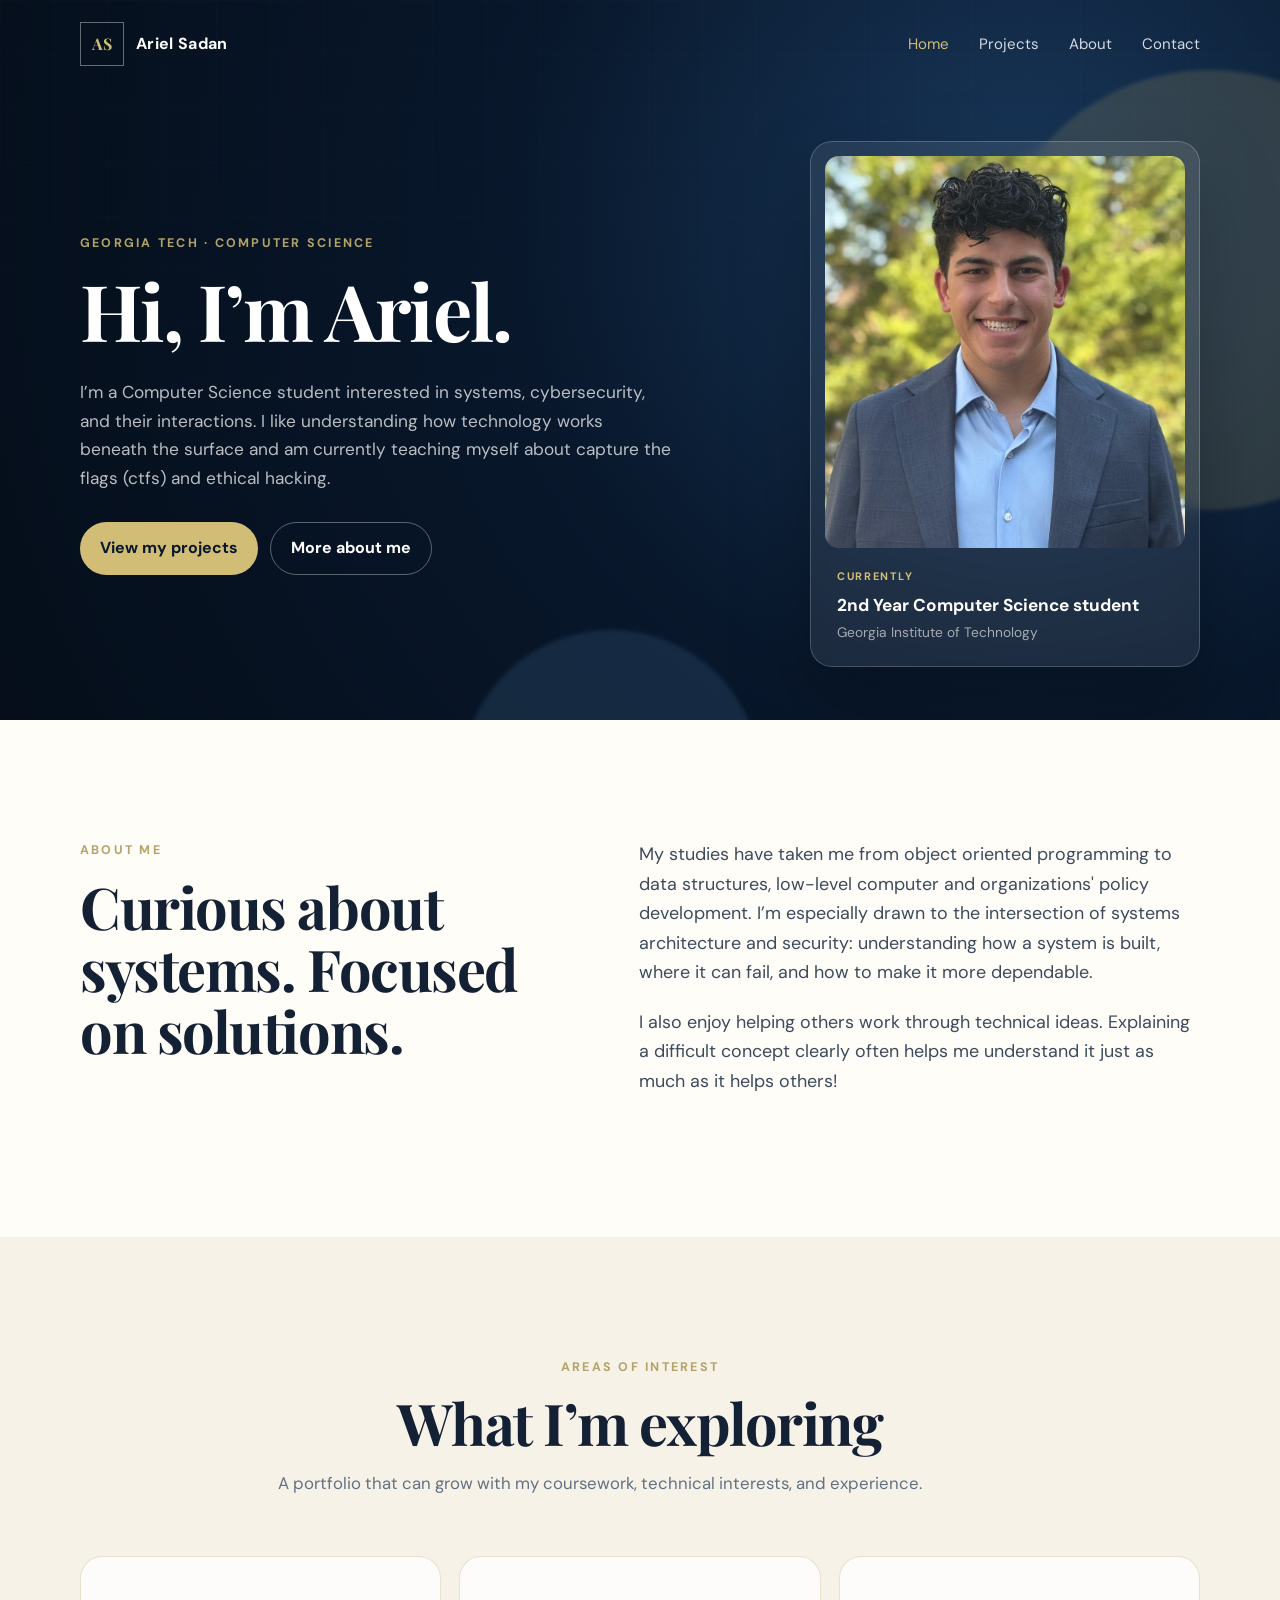
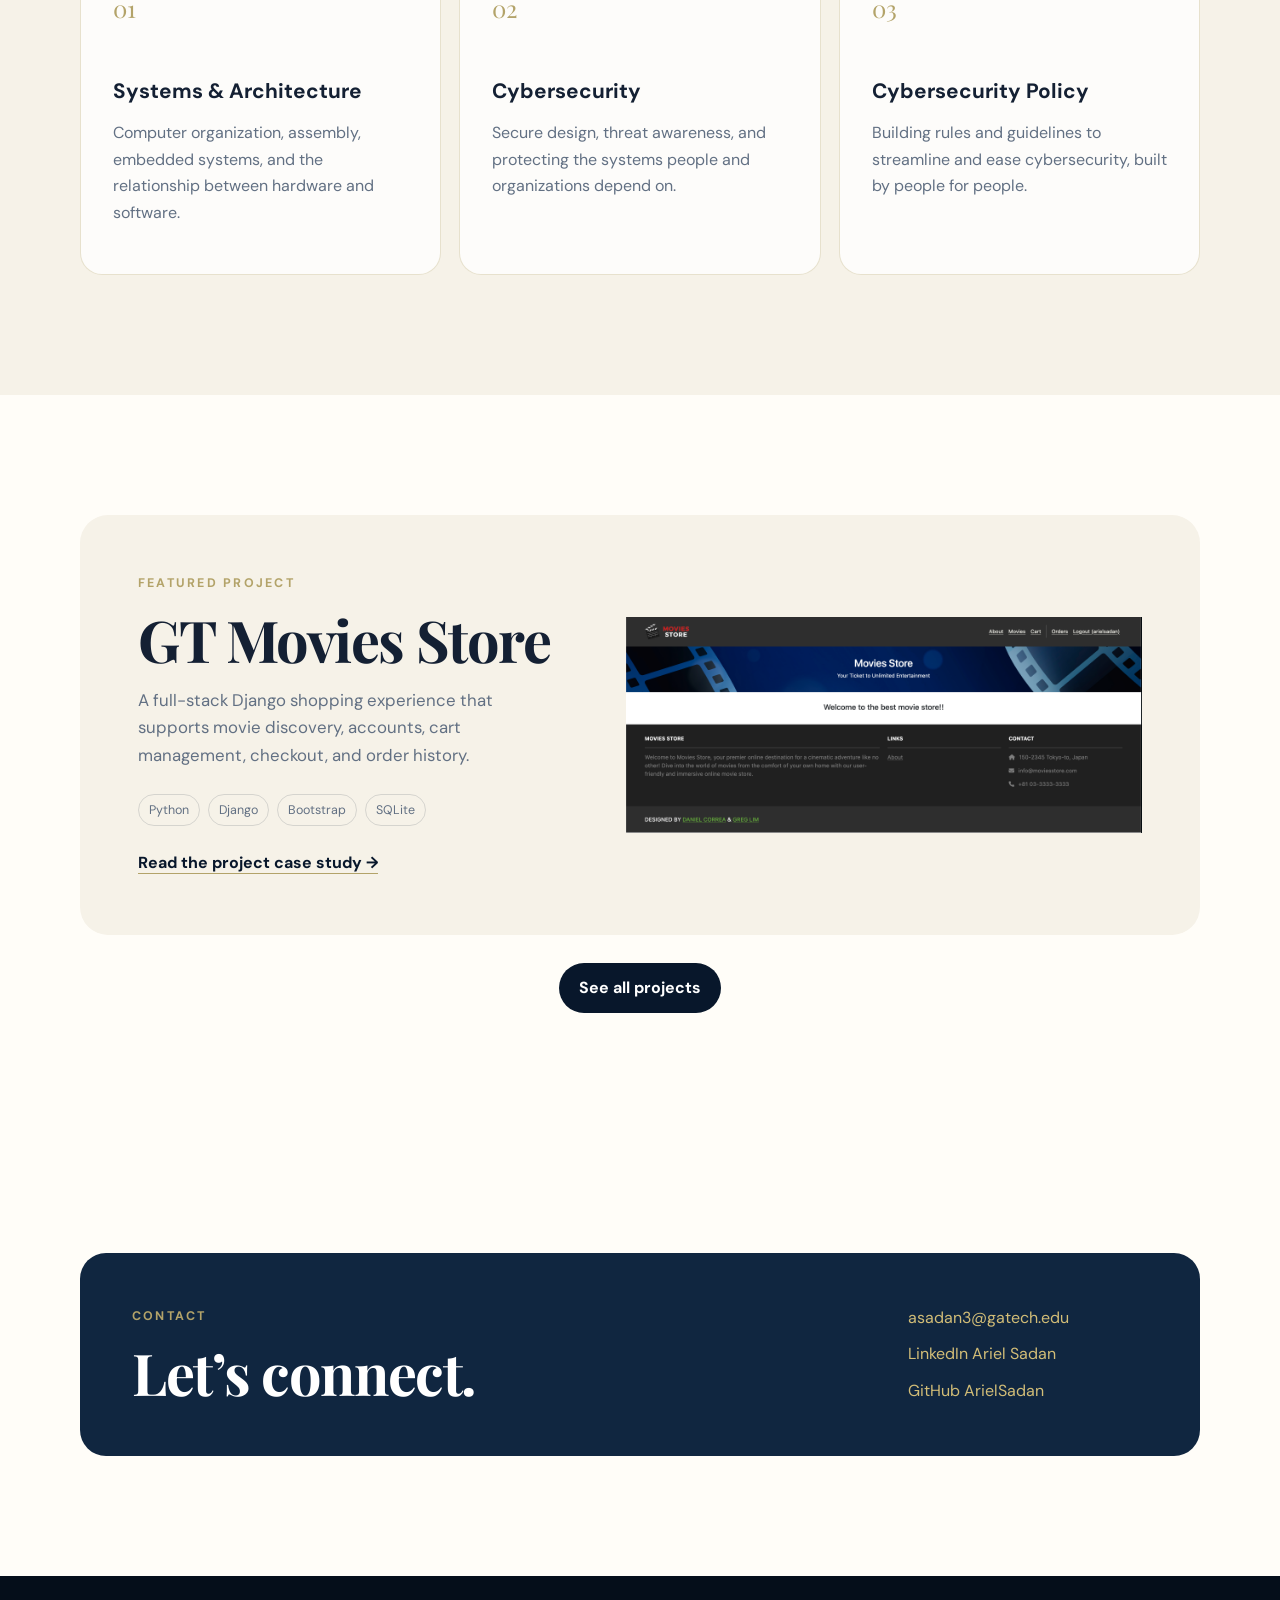
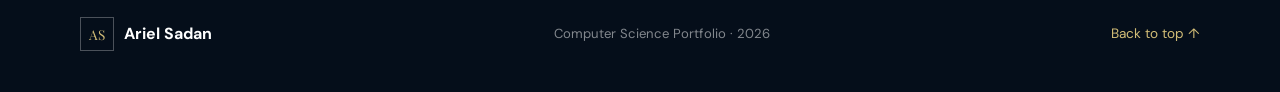
<file: index.html>
<!doctype html>
<html lang="en">

<head>
  <meta charset="utf-8">
  <meta name="viewport" content="width=device-width, initial-scale=1">
  <meta name="description" content="Personal portfolio of Ariel Sadan, a Computer Science student at Georgia Tech.">
  <title>Ariel Sadan | Computer Science Portfolio</title>
  <link rel="preconnect" href="https://fonts.googleapis.com">
  <link rel="preconnect" href="https://fonts.gstatic.com" crossorigin>
  <link
    href="https://fonts.googleapis.com/css2?family=DM+Sans:wght@400;500;600;700&family=Playfair+Display:wght@600;700&display=swap"
    rel="stylesheet">
  <link rel="stylesheet" href="style.css">
</head>

<body>
  <a class="skip-link" href="#main">Skip to content</a>
  <header class="site-header" id="top">
    <nav class="nav container" aria-label="Main navigation">
      <a class="brand" href="index.html">
        <span class="brand-mark" aria-hidden="true">
          AS
        </span>
        <span>
          Ariel Sadan
        </span>
      </a>
      <button class="menu-button" type="button" aria-expanded="false" aria-controls="nav-links">
        <span></span><span></span><span></span>
        <span class="visually-hidden">
          Open navigation
        </span>
      </button>
      <div class="nav-links" id="nav-links">
        <a class="active" href="index.html">
          Home
        </a>
        <a href="projects.html">
          Projects
        </a>
        <a href="#about">
          About
        </a>
        <a href="#contact">
          Contact
        </a>
      </div>
    </nav>
  </header>
  <main id="main">
    <section class="hero personal-hero">
      <div class="hero-glow hero-glow-one">
      </div>
      <div class="hero-glow hero-glow-two">
      </div>
      <div class="container personal-hero-grid">
        <div class="hero-copy reveal">
          <p class="eyebrow">
            Georgia Tech · Computer Science
          </p>
          <h1>Hi, I’m Ariel.</h1>
          <p class="hero-lead">I’m a Computer Science student interested in systems, cybersecurity,
            and their interactions. I like understanding how technology works beneath the surface and
            am currently teaching myself about capture the flags (ctfs) and ethical hacking.
          </p>
          <div class="hero-actions">
            <a class="button button-primary" href="projects.html">
              View my projects
            </a>
            <a class="button button-secondary" href="#about">
              More about me
            </a>
          </div>
        </div>
        <div class="identity-card reveal">
          <img class="profile-photo" src="assets/profile.jpeg" alt="Portrait of Ariel Sadan">
          <div class="identity-details">
            <span>Currently</span>
            <strong>2nd Year Computer Science student</strong>
            <p>Georgia Institute of Technology</p>
          </div>
        </div>
      </div>
    </section>
    <section class="section intro-section" id="about">
      <div class="container two-column">
        <div class="section-heading reveal">
          <p class="eyebrow">About me</p>
          <h2>Curious about systems. Focused on solutions.</h2>
        </div>
        <div class="about-copy reveal">
          <p>My studies have taken me from object oriented programming to data structures, low-level computer and
            organizations' policy development.
            I’m especially drawn to the intersection of systems architecture and security: understanding
            how a system is built, where it can fail, and how to make it more dependable.</p>
          <p>I also enjoy helping others work through technical ideas. Explaining a difficult concept clearly often
            helps me understand it just as much as it helps others!</p>
        </div>
      </div>
    </section>
    <section class="section focus-section">
      <div class="container">
        <div class="section-heading centered reveal">
          <p class="eyebrow">Areas of interest</p>
          <h2>What I’m exploring</h2>
          <p>A portfolio that can grow with my coursework, technical interests, and experience.</p>
        </div>
        <div class="interest-grid">
          <article class="interest-card reveal"><span>01</span>
            <h3>Systems & Architecture</h3>
            <p>Computer organization, assembly, embedded systems, and the relationship between hardware and software.
            </p>
          </article>
          <article class="interest-card reveal"><span>02</span>
            <h3>Cybersecurity</h3>
            <p>Secure design, threat awareness, and protecting the systems people and organizations depend on.</p>
          </article>
          <article class="interest-card reveal"><span>03</span>
            <h3>Cybersecurity Policy</h3>
            <p>Building rules and guidelines to streamline and ease cybersecurity, built by people for people.</p>
          </article>
        </div>
      </div>
    </section>
    <section class="section featured-section">
      <div class="container featured-project reveal">
        <div class="featured-copy">
          <p class="eyebrow">Featured project</p>
          <h2>GT Movies Store</h2>
          <p>A full-stack Django shopping experience that supports movie discovery, accounts, cart management, checkout,
            and order history.</p>
          <div class="tech-list dark"><span>Python</span><span>Django</span><span>Bootstrap</span><span>SQLite</span>
          </div><a class="text-link" href="movies-store.html">Read the project case study →</a>
        </div>
        <img class="home-photo" src="assets/moviesstore_home.png" alt="Movies Store home page">
      </div>
      <div class="container all-projects-link"><a class="button button-dark" href="projects.html">See all projects</a>
      </div>
    </section>
    <section class="section contact-section" id="contact">
      <div class="container contact-card reveal">
        <div>
          <p class="eyebrow">Contact</p>
          <h2>Let’s connect.</h2>
        </div>
        <div class="contact-links"><a href="mailto:asadan3@gatech.edu">asadan3@gatech.edu</a><a
            href="https://www.linkedin.com/in/ariel-sadan-210b5a373/">LinkedIn
            Ariel Sadan</a><a href="https://github.com/ArielSadan">GitHub ArielSadan</a></div>
      </div>
    </section>
  </main>
  <footer>
    <div class="container footer-content">
      <div><span class="brand-mark small" aria-hidden="true">AS</span><strong>Ariel Sadan</strong></div>
      <p>Computer Science Portfolio · <span id="year"></span></p><a href="#top">Back to top ↑</a>
    </div>
  </footer>
  <script src="script.js"></script>
</body>

</html>
</file>
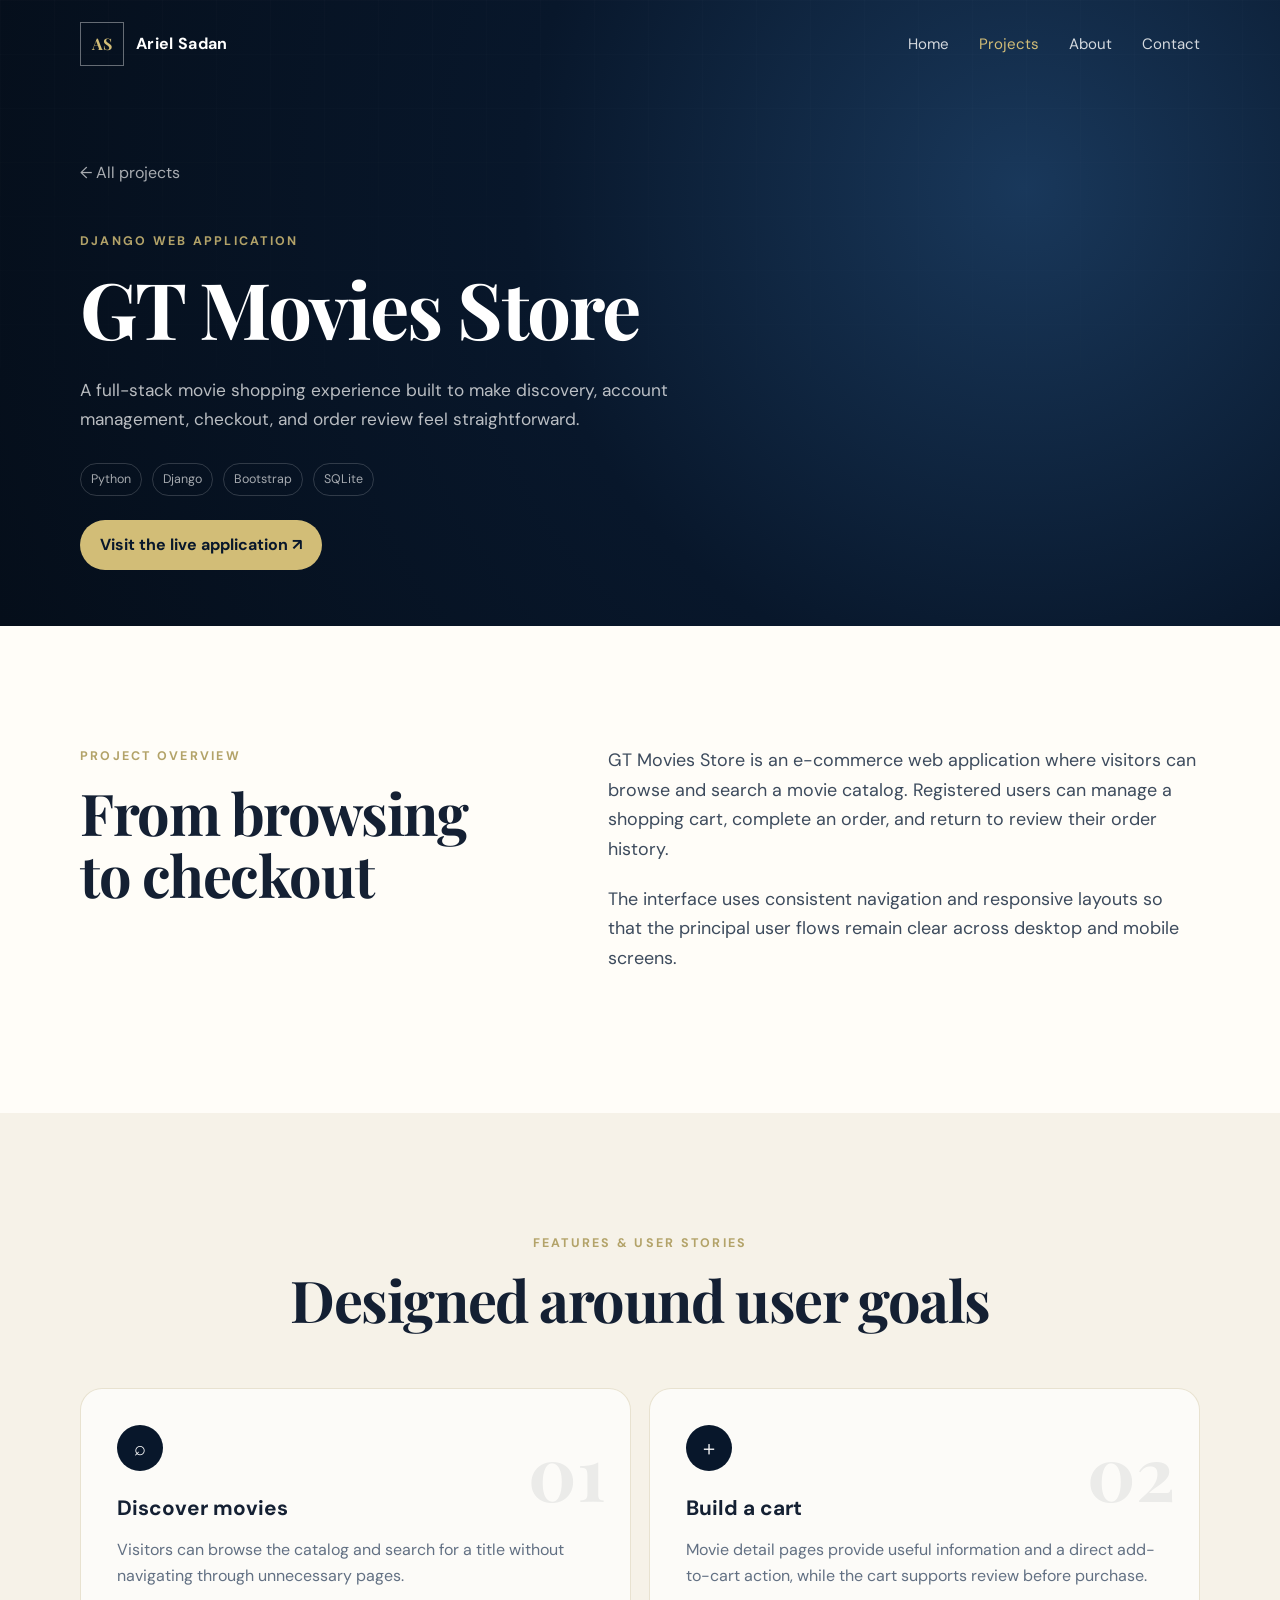
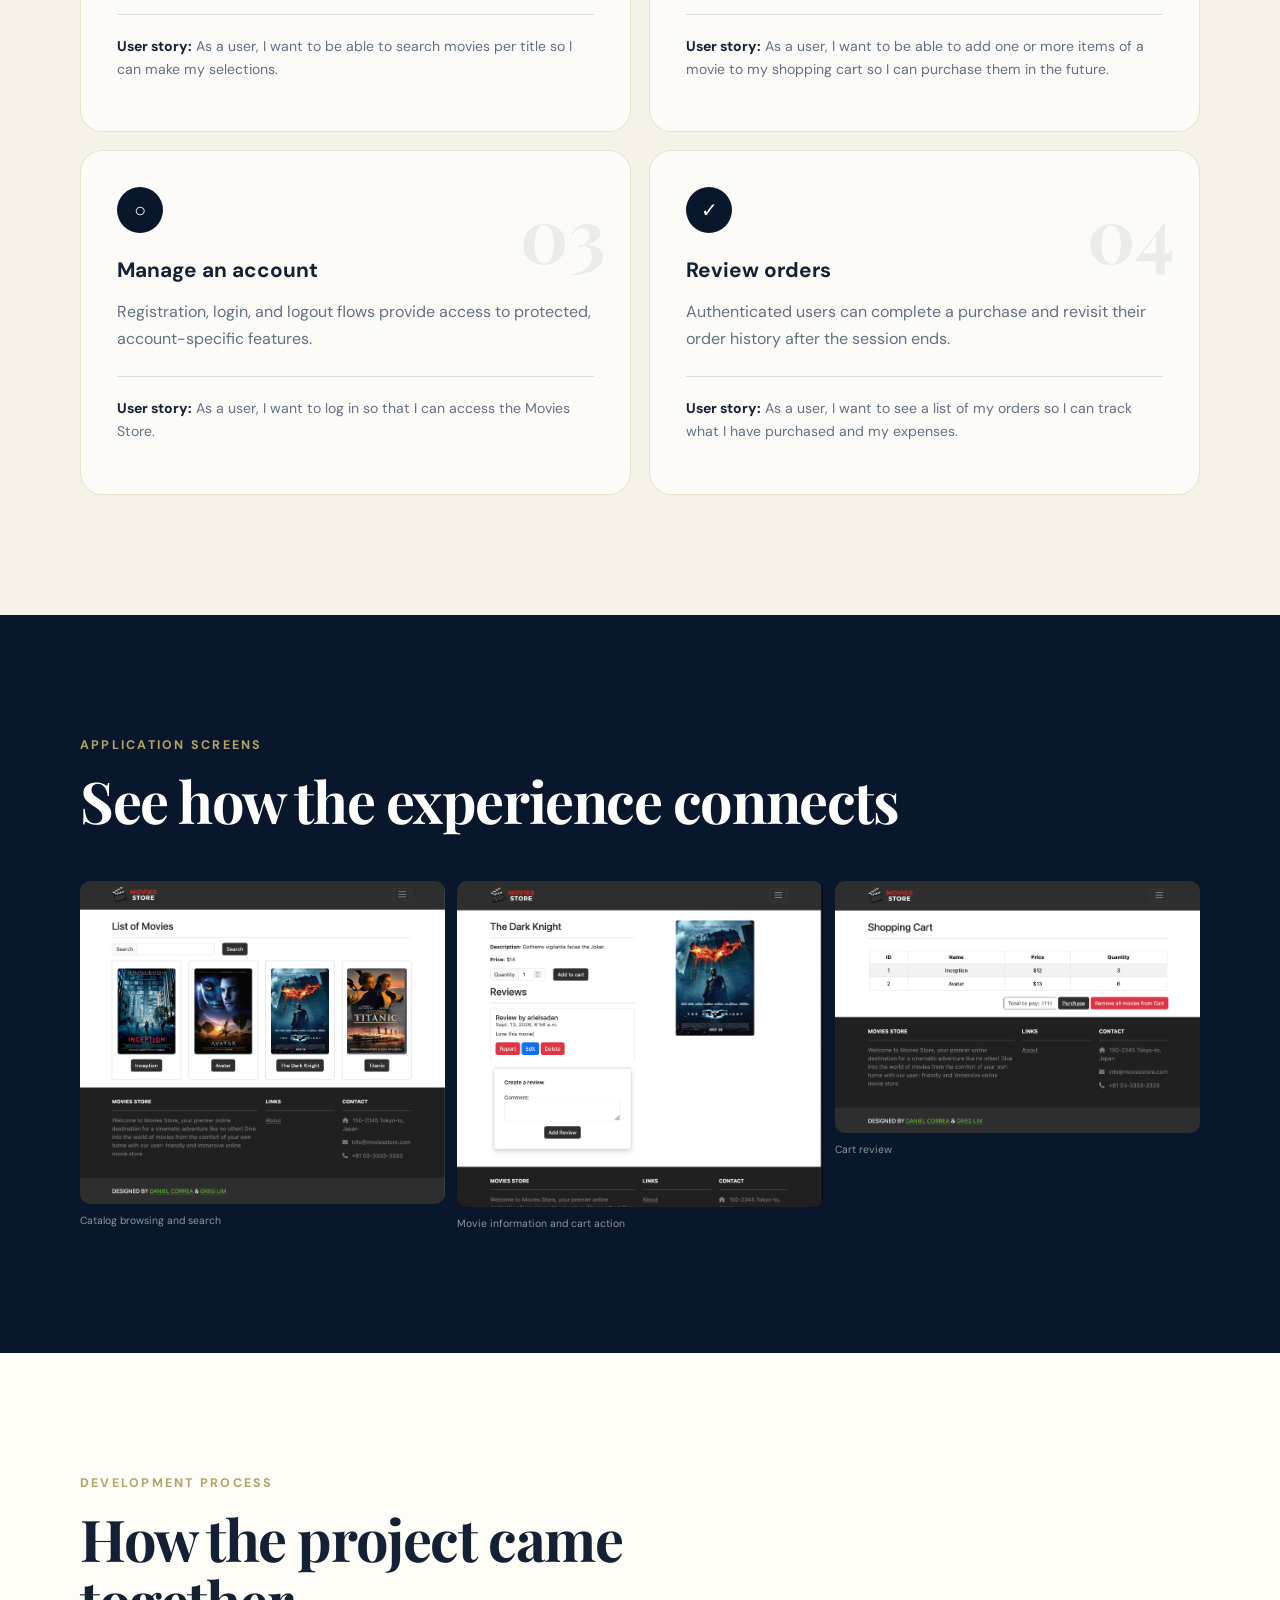
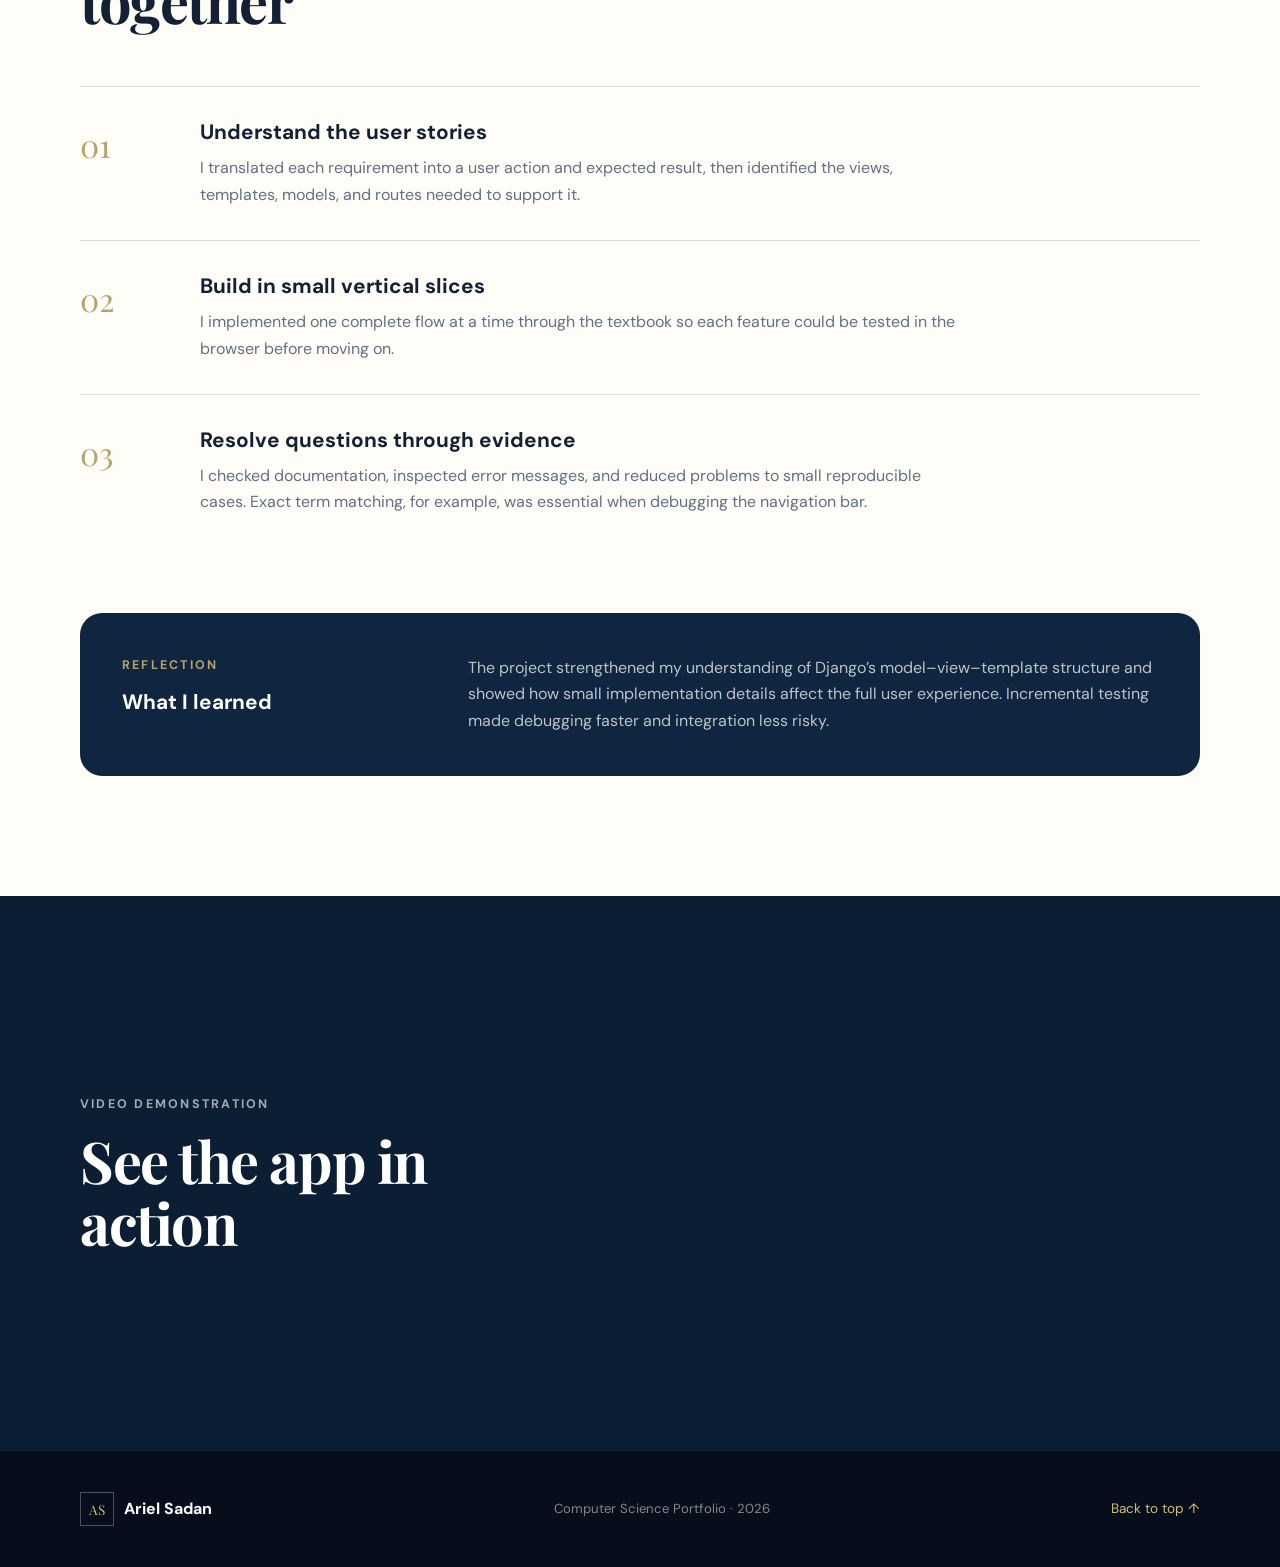
<file: movies-store.html>
<!doctype html>
<html lang="en">

<head>
    <meta charset="utf-8">
    <meta name="viewport" content="width=device-width, initial-scale=1">
    <meta name="description" content="GT Movies Store project case study by Ariel Sadan.">
    <title>GT Movies Store | Ariel Sadan</title>
    <link rel="preconnect" href="https://fonts.googleapis.com">
    <link rel="preconnect" href="https://fonts.gstatic.com" crossorigin>
    <link
        href="https://fonts.googleapis.com/css2?family=DM+Sans:wght@400;500;600;700&family=Playfair+Display:wght@600;700&display=swap"
        rel="stylesheet">
    <meta name="referrer" content="strict-origin-when-cross-origin" />
    <link rel="stylesheet" href="style.css">
    <style>
        .project-title .hero-actions {
            margin-top: 1.5rem;
            margin-bottom: 3.5rem;
        }
    </style>
</head>

<body><a class="skip-link" href="#main">Skip to content</a>
    <header class="site-header" id="top">
        <nav class="nav container" aria-label="Main navigation"><a class="brand" href="index.html"><span
                    class="brand-mark">AS</span><span>Ariel Sadan</span></a><button class="menu-button" type="button"
                aria-expanded="false" aria-controls="nav-links"><span></span><span></span><span></span><span
                    class="visually-hidden">Open navigation</span></button>
            <div class="nav-links" id="nav-links"><a href="index.html">Home</a><a class="active"
                    href="projects.html">Projects</a><a href="index.html#about">About</a><a
                    href="index.html#contact">Contact</a></div>
        </nav>
    </header>
    <main id="main">
        <section class="hero project-detail-hero">
            <div class="container project-title reveal"><a class="back-link" href="projects.html">← All projects</a>
                <p class="eyebrow">Django web application</p>
                <h1>GT Movies Store</h1>
                <p class="hero-lead">A full-stack movie shopping experience built to make discovery, account management,
                    checkout, and order review feel straightforward.</p>
                <ul class="tech-list">
                    <li>Python</li>
                    <li>Django</li>
                    <li>Bootstrap</li>
                    <li>SQLite</li>
                </ul>
                <div class="hero-actions">
                    <a class="button button-primary" href="https://asadan3.pythonanywhere.com/" target="_blank"
                        rel="noopener noreferrer" aria-label="Open the live GT Movies Store application in a new tab">
                        Visit the live application ↗
                    </a>
                </div>
            </div>
        </section>
        <section class="section">
            <div class="container case-intro">
                <div class="section-heading reveal">
                    <p class="eyebrow">Project overview</p>
                    <h2>From browsing to checkout</h2>
                </div>
                <div class="about-copy reveal">
                    <p>GT Movies Store is an e-commerce web application where visitors can browse and search a movie
                        catalog. Registered users can manage a shopping cart, complete an order, and return to review
                        their order history.</p>
                    <p>The interface uses consistent navigation and responsive layouts so that the principal user flows
                        remain clear across desktop and mobile screens.</p>
                </div>
            </div>
        </section>
        <section class="section project">
            <div class="container">
                <div class="section-heading centered reveal">
                    <p class="eyebrow">Features & user stories</p>
                    <h2>Designed around user goals</h2>
                </div>
                <div class="feature-grid">
                    <article class="feature-card reveal"><span class="feature-number">01</span>
                        <div class="feature-icon">⌕</div>
                        <h3>Discover movies</h3>
                        <p>Visitors can browse the catalog and search for a title without navigating through unnecessary
                            pages.</p>
                        <p class="story"><strong>User story:</strong> As a user, I want to be able to search movies per
                            title so I can make my selections.</p>
                    </article>
                    <article class="feature-card reveal"><span class="feature-number">02</span>
                        <div class="feature-icon">＋</div>
                        <h3>Build a cart</h3>
                        <p>Movie detail pages provide useful information and a direct add-to-cart action, while the cart
                            supports review before purchase.</p>
                        <p class="story"><strong>User story:</strong> As a user, I want to be able to add one or more
                            items of a movie to my shopping cart
                            so I can purchase them in the future.</p>
                    </article>
                    <article class="feature-card reveal"><span class="feature-number">03</span>
                        <div class="feature-icon">○</div>
                        <h3>Manage an account</h3>
                        <p>Registration, login, and logout flows provide access to protected, account-specific features.
                        </p>
                        <p class="story"><strong>User story:</strong> As a user, I want to log in so that I can access
                            the Movies Store.</p>
                    </article>
                    <article class="feature-card reveal"><span class="feature-number">04</span>
                        <div class="feature-icon">✓</div>
                        <h3>Review orders</h3>
                        <p>Authenticated users can complete a purchase and revisit their order history after the session
                            ends.</p>
                        <p class="story"><strong>User story:</strong> As a user, I want to see a list of my orders so I
                            can
                            track what I have purchased and my expenses.</p>
                    </article>
                </div>
            </div>
        </section>
        <section class="section gallery-section">
            <div class="container">
                <div class="section-heading reveal">
                    <p class="eyebrow">Application screens</p>
                    <h2>See how the experience connects</h2>
                </div>
                <div class="screen-grid large">
                    <figure class="screen-placeholder light">
                        <img class="catalog-photo" src="assets/moviesstore_catalog.png" alt="Movies Store Catalog">
                        <figcaption>Catalog browsing and search</figcaption>
                    </figure>
                    <figure class="screen-placeholder light">
                        <img class="detail-photo" src="assets/moviesstore_detail.png" alt="Movies Detailed Movie">
                        <figcaption>Movie information and cart action</figcaption>
                    </figure>
                    <figure class="screen-placeholder light">
                        <img class="cart-photo" src="assets/moviesstore_cart.png" alt="Movies Store Cart">
                        <figcaption>Cart review</figcaption>
                    </figure>
                </div>
            </div>
        </section>
        <section class="section process">
            <div class="container">
                <div class="section-heading reveal">
                    <p class="eyebrow">Development process</p>
                    <h2>How the project came together</h2>
                </div>
                <ol class="timeline">
                    <li class="reveal"><span>01</span>
                        <div>
                            <h3>Understand the user stories</h3>
                            <p>I translated each requirement into a user action and expected result, then identified the
                                views, templates, models, and routes needed to support it.</p>
                        </div>
                    </li>
                    <li class="reveal"><span>02</span>
                        <div>
                            <h3>Build in small vertical slices</h3>
                            <p>I implemented one complete flow at a time through the textbook so each feature could be
                                tested in the browser
                                before moving on.</p>
                        </div>
                    </li>
                    <li class="reveal"><span>03</span>
                        <div>
                            <h3>Resolve questions through evidence</h3>
                            <p>I checked documentation, inspected error messages, and reduced problems to small
                                reproducible cases. Exact term matching, for example, was essential when debugging
                                the navigation bar.</p>
                        </div>
                    </li>
                </ol>
                <div class="reflection reveal">
                    <div>
                        <p class="eyebrow">Reflection</p>
                        <h3>What I learned</h3>
                    </div>
                    <p>The project strengthened my understanding of Django’s model–view–template structure and showed
                        how small implementation details affect the full user experience. Incremental testing made
                        debugging faster and integration less risky.</p>
                </div>
            </div>
        </section>
        <section class="section demo">
            <div class="container demo-grid">
                <div class="section-heading reveal">
                    <p class="eyebrow">Video demonstration</p>
                    <h2>See the app in action</h2>
                </div>
                <iframe width="560" height="315" src="https://www.youtube.com/embed/Rc2-d3krUP4?si=VMYjqzkI6EuHv7Sv"
                    title="YouTube video player" frameborder="0"
                    allow="accelerometer; autoplay; clipboard-write; encrypted-media; gyroscope; picture-in-picture; web-share"
                    referrerpolicy="strict-origin-when-cross-origin" allowfullscreen></iframe>
            </div>
        </section>
    </main>
    <footer>
        <div class="container footer-content">
            <div><span class="brand-mark small">AS</span><strong>Ariel Sadan</strong></div>
            <p>Computer Science Portfolio · <span id="year"></span></p><a href="#top">Back to top ↑</a>
        </div>
    </footer>
    <script src="script.js"></script>
</body>

</html>
</file>
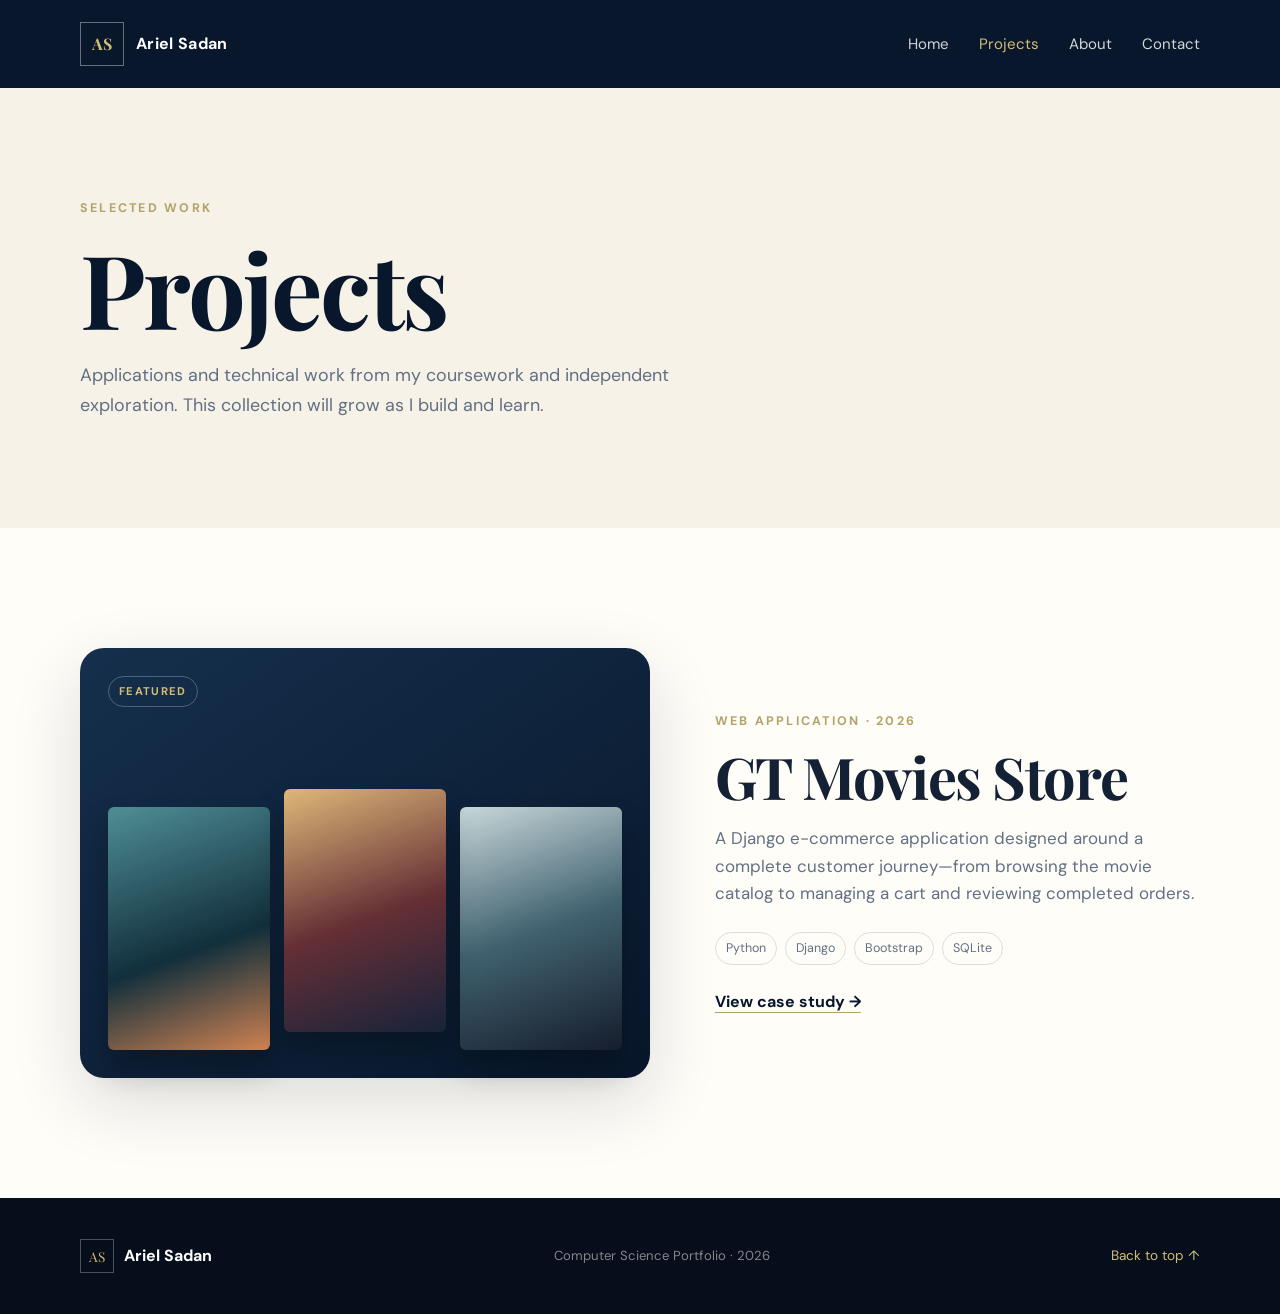
<file: projects.html>
<!doctype html>
<html lang="en">

<head>
    <meta charset="utf-8">
    <meta name="viewport" content="width=device-width, initial-scale=1">
    <meta name="description" content="Software projects by Ariel Sadan.">
    <title>Projects | Ariel Sadan</title>
    <link rel="preconnect" href="https://fonts.googleapis.com">
    <link rel="preconnect" href="https://fonts.gstatic.com" crossorigin>
    <link
        href="https://fonts.googleapis.com/css2?family=DM+Sans:wght@400;500;600;700&family=Playfair+Display:wght@600;700&display=swap"
        rel="stylesheet">
    <link rel="stylesheet" href="style.css">
</head>

<body><a class="skip-link" href="#main">Skip to content</a>
    <header class="site-header solid" id="top">
        <nav class="nav container" aria-label="Main navigation"><a class="brand" href="index.html"><span
                    class="brand-mark">AS</span><span>Ariel Sadan</span></a><button class="menu-button" type="button"
                aria-expanded="false" aria-controls="nav-links"><span></span><span></span><span></span><span
                    class="visually-hidden">Open navigation</span></button>
            <div class="nav-links" id="nav-links"><a href="index.html">Home</a><a class="active"
                    href="projects.html">Projects</a><a href="index.html#about">About</a><a
                    href="index.html#contact">Contact</a></div>
        </nav>
    </header>
    <main id="main">
        <section class="page-hero">
            <div class="container reveal">
                <p class="eyebrow">Selected work</p>
                <h1>Projects</h1>
                <p>Applications and technical work from my coursework and independent exploration. This collection will
                    grow as I build and learn.</p>
            </div>
        </section>
        <section class="section projects-page">
            <div class="container">
                <article class="project-row reveal"><a class="project-visual movie-visual"
                        href="movies-store.html"><span>Featured</span>
                        <div class="movie-posters"><i></i><i></i><i></i></div>
                    </a>
                    <div class="project-summary">
                        <p class="eyebrow">Web application · 2026</p>
                        <h2>GT Movies Store</h2>
                        <p>A Django e-commerce application designed around a complete customer journey—from browsing the
                            movie catalog to managing a cart and reviewing completed orders.</p>
                        <div class="tech-list dark">
                            <span>Python</span><span>Django</span><span>Bootstrap</span><span>SQLite</span></div><a
                            class="text-link" href="movies-store.html">View case study →</a>
                    </div>
                </article>
            </div>
        </section>
    </main>
    <footer>
        <div class="container footer-content">
            <div><span class="brand-mark small">AS</span><strong>Ariel Sadan</strong></div>
            <p>Computer Science Portfolio · <span id="year"></span></p><a href="#top">Back to top ↑</a>
        </div>
    </footer>
    <script src="script.js"></script>
</body>

</html>
</file>
<file: style.css>
:root {
  --navy: #08172b;
  --navy-soft: #102640;
  --gold: #b3a369;
  --gold-bright: #d2bd77;
  --cream: #f6f2e8;
  --paper: #fffdf8;
  --ink: #142033;
  --muted: #627083;
  --line: rgba(20, 32, 51, .14);
  --radius: 22px;
  --shadow: 0 24px 70px rgba(8, 23, 43, .14);
}

* { box-sizing: border-box; }
html { scroll-behavior: smooth; }
body { margin: 0; color: var(--ink); background: var(--paper); font-family: "DM Sans", sans-serif; line-height: 1.65; }
a { color: inherit; }
img { max-width: 100%; }
.container { width: min(1120px, calc(100% - 40px)); margin-inline: auto; }
.visually-hidden { position: absolute; width: 1px; height: 1px; padding: 0; margin: -1px; overflow: hidden; clip: rect(0,0,0,0); white-space: nowrap; border: 0; }
.skip-link { position: fixed; z-index: 100; top: 10px; left: 10px; padding: 10px 14px; background: white; transform: translateY(-160%); }
.skip-link:focus { transform: none; }

.site-header { position: absolute; z-index: 10; inset: 0 0 auto; color: white; }
.nav { min-height: 88px; display: flex; align-items: center; justify-content: space-between; }
.brand { display: flex; gap: 12px; align-items: center; text-decoration: none; font-weight: 700; letter-spacing: .02em; }
.brand-mark { display: inline-grid; place-items: center; width: 44px; height: 44px; border: 1px solid rgba(255,255,255,.38); color: var(--gold-bright); font-family: "Playfair Display", serif; }
.brand-mark.small { width: 34px; height: 34px; margin-right: 10px; border-color: rgba(255,255,255,.28); font-size: .85rem; }
.nav-links { display: flex; align-items: center; gap: 30px; }
.nav-links a { color: rgba(255,255,255,.82); text-decoration: none; font-size: .94rem; }
.nav-links a:hover, .nav-links a:focus { color: white; }
.nav-links a.active { color: var(--gold-bright); }
.site-header.solid { position: relative; background: var(--navy); }
.menu-button { display: none; width: 44px; height: 42px; padding: 9px; border: 1px solid rgba(255,255,255,.35); border-radius: 9px; background: transparent; }
.menu-button span:not(.visually-hidden) { display: block; height: 2px; margin: 5px 0; background: white; }

.hero { position: relative; min-height: 720px; overflow: hidden; color: white; background: radial-gradient(circle at 80% 30%, #19385b 0, var(--navy) 45%, #050e1a 100%); }
.hero::after { content: ""; position: absolute; inset: 0; opacity: .24; background-image: linear-gradient(rgba(255,255,255,.05) 1px, transparent 1px), linear-gradient(90deg, rgba(255,255,255,.05) 1px, transparent 1px); background-size: 54px 54px; mask-image: linear-gradient(to bottom, black, transparent 90%); }
.hero-glow { position: absolute; border-radius: 50%; filter: blur(2px); opacity: .2; }
.hero-glow-one { width: 440px; height: 440px; right: -150px; top: 70px; background: var(--gold); }
.hero-glow-two { width: 300px; height: 300px; left: 36%; bottom: -210px; background: #4c7ca8; }
.hero-grid { position: relative; z-index: 1; display: grid; grid-template-columns: 1.02fr .98fr; gap: 72px; align-items: center; min-height: 720px; padding-top: 90px; }
.eyebrow { margin: 0 0 14px; color: var(--gold); font-size: .78rem; font-weight: 700; letter-spacing: .18em; text-transform: uppercase; }
h1, h2 { margin: 0; font-family: "Playfair Display", serif; line-height: 1.08; letter-spacing: -.025em; }
h1 { max-width: 650px; font-size: clamp(3rem, 6.1vw, 5.5rem); }
h2 { font-size: clamp(2.25rem, 4.5vw, 4rem); }
h3 { margin: 0 0 10px; font-size: 1.3rem; line-height: 1.25; }
.hero-lead { max-width: 610px; margin: 26px 0 30px; color: rgba(255,255,255,.72); font-size: 1.08rem; }
.hero-actions { display: flex; gap: 12px; flex-wrap: wrap; }
.button { display: inline-flex; min-height: 48px; padding: 12px 20px; align-items: center; justify-content: center; border-radius: 999px; text-decoration: none; font-weight: 700; }
.button-primary { background: var(--gold-bright); color: var(--navy); }
.button-primary:hover { background: #e1ce90; }
.button-secondary { border: 1px solid rgba(255,255,255,.34); color: white; }
.tech-list { display: flex; gap: 10px; flex-wrap: wrap; margin: 30px 0 0; padding: 0; list-style: none; }
.tech-list li { padding: 5px 10px; border: 1px solid rgba(255,255,255,.17); border-radius: 999px; color: rgba(255,255,255,.64); font-size: .78rem; }
.tech-list.dark { display: flex; gap: 8px; flex-wrap: wrap; margin: 24px 0; }
.tech-list.dark span { padding: 5px 10px; border: 1px solid var(--line); border-radius: 999px; color: var(--muted); font-size: .78rem; }

/* Personal portfolio home */
.personal-hero { min-height: 720px; }
.personal-hero-grid { position: relative; z-index: 1; display: grid; grid-template-columns: 1.15fr .85fr; gap: 90px; align-items: center; min-height: 720px; padding-top: 88px; }
.identity-card { width: min(390px, 100%); margin-left: auto; padding: 14px; transform: rotate(1.5deg); border: 1px solid rgba(255,255,255,.2); border-radius: 22px; background: rgba(255,255,255,.08); box-shadow: 0 35px 80px rgba(0,0,0,.28); backdrop-filter: blur(10px); }
.portrait-placeholder { aspect-ratio: 4/4.35; display: flex; flex-direction: column; align-items: center; justify-content: center; border-radius: 14px; background: linear-gradient(145deg, #d9c58a, #8c7a49); color: var(--navy); }
.profile-photo { width: 100%; aspect-ratio: 4/4.35; display: block; border-radius: 14px; object-fit: cover; }
.portrait-placeholder span { font-family: "Playfair Display", serif; font-size: 6rem; font-weight: 700; opacity: .85; }
.portrait-placeholder small { padding: 7px 11px; border-radius: 999px; background: rgba(255,255,255,.4); font-weight: 700; }
.identity-details { padding: 20px 12px 8px; }
.identity-details > span { display: block; color: var(--gold-bright); font-size: .68rem; font-weight: 700; letter-spacing: .15em; text-transform: uppercase; }
.identity-details strong { display: block; margin-top: 5px; font-size: 1.08rem; }
.identity-details p { margin: 2px 0 0; color: rgba(255,255,255,.6); font-size: .86rem; }
.edit-note { padding: 18px 20px; border-left: 4px solid var(--gold); background: var(--cream); font-size: .9rem !important; }
.focus-section { background: var(--cream); }
.interest-grid { display: grid; grid-template-columns: repeat(3, 1fr); gap: 18px; }
.interest-card { min-height: 270px; padding: 32px; border: 1px solid rgba(179,163,105,.3); border-radius: var(--radius); background: rgba(255,255,255,.76); }
.interest-card > span { display: inline-block; margin-bottom: 50px; color: var(--gold); font-family: "Playfair Display", serif; font-size: 1.5rem; }
.interest-card p { color: var(--muted); }
.featured-section { background: var(--paper); }
.featured-project { display: grid; grid-template-columns: .9fr 1.1fr; gap: 65px; align-items: center; padding: 58px; border-radius: 28px; background: var(--cream); }
.featured-copy > p:not(.eyebrow) { color: var(--muted); font-size: 1.05rem; }
.text-link { color: var(--navy); font-weight: 700; text-decoration-color: var(--gold); text-underline-offset: 5px; }
.mini-browser { overflow: hidden; transform: rotate(1deg); border-radius: 16px; background: white; box-shadow: var(--shadow); }
.mini-movie-ui { padding: 25px; background: linear-gradient(145deg, #fffdf8, #e9e1d2); }
.mini-movie-ui > strong { color: #913b32; letter-spacing: .12em; }
.mini-movie-ui > div { display: grid; grid-template-columns: repeat(3,1fr); gap: 10px; margin: 22px 0; }
.mini-movie-ui i { aspect-ratio: 2/3; border-radius: 5px; background: linear-gradient(155deg, #4f8e95, #112f3c 60%, #d18352); }
.mini-movie-ui i:nth-child(2) { background: linear-gradient(155deg, #deb878, #652f35 55%, #17233a); }
.mini-movie-ui i:nth-child(3) { background: linear-gradient(155deg, #c8d8da, #416270 50%, #161d2c); }
.mini-movie-ui p { margin: 0; text-align: center; font-family: "Playfair Display", serif; }
.all-projects-link { margin-top: 28px; text-align: center; }
.button-dark { color: white; background: var(--navy); }
.contact-section { padding-top: 0; }
.contact-card { display: grid; grid-template-columns: 1fr auto; gap: 60px; align-items: center; padding: 52px; border-radius: 26px; color: white; background: var(--navy-soft); }
.contact-card p:not(.eyebrow) { color: rgba(255,255,255,.64); }
.contact-links { display: grid; gap: 10px; min-width: 240px; }
.contact-links a { color: var(--gold-bright); text-decoration: none; }

/* Projects index and project detail */
.page-hero { padding: 110px 0 90px; background: var(--cream); }
.page-hero h1 { color: var(--navy); font-size: clamp(3.5rem, 8vw, 6.5rem); }
.page-hero p:last-child { max-width: 670px; color: var(--muted); font-size: 1.12rem; }
.projects-page { padding-top: 90px; }
.project-row { display: grid; grid-template-columns: 1.08fr .92fr; gap: 65px; align-items: center; }
.project-visual { min-height: 430px; display: flex; flex-direction: column; justify-content: space-between; padding: 28px; border-radius: 24px; text-decoration: none; box-shadow: var(--shadow); }
.movie-visual { color: white; background: linear-gradient(145deg, #152f4c, #08172b); }
.project-visual > span { align-self: flex-start; padding: 5px 10px; border: 1px solid rgba(255,255,255,.25); border-radius: 999px; color: var(--gold-bright); font-size: .7rem; font-weight: 700; letter-spacing: .12em; text-transform: uppercase; }
.movie-posters { display: grid; grid-template-columns: repeat(3,1fr); gap: 14px; align-items: end; }
.movie-posters i { aspect-ratio: 2/3; border-radius: 6px; background: linear-gradient(160deg, #4f8e95, #112f3c 58%, #d18352); box-shadow: 0 18px 30px rgba(0,0,0,.28); }
.movie-posters i:nth-child(2) { transform: translateY(-18px); background: linear-gradient(160deg, #deb878, #652f35 53%, #17233a); }
.movie-posters i:nth-child(3) { background: linear-gradient(160deg, #c8d8da, #416270 50%, #161d2c); }
.project-summary > p:not(.eyebrow) { color: var(--muted); font-size: 1.06rem; }
.future-projects { display: grid; grid-template-columns: repeat(2,1fr); gap: 18px; margin-top: 70px; }
.future-card { min-height: 210px; padding: 32px; border: 1px dashed #aaa28b; border-radius: var(--radius); background: var(--cream); }
.future-card > span { color: var(--gold); font-size: .72rem; font-weight: 700; letter-spacing: .15em; text-transform: uppercase; }
.future-card h3 { margin-top: 36px; }
.future-card p { color: var(--muted); }
.add-project-note { margin-top: 30px; padding: 22px 25px; border-left: 4px solid var(--gold); background: #f3f5f7; }
.add-project-note p { margin: 4px 0 0; color: var(--muted); }
.project-detail-hero { min-height: 610px; }
.project-title { position: relative; z-index: 1; padding-top: 160px; }
.project-title h1 { max-width: 900px; }
.back-link { display: inline-block; margin-bottom: 45px; color: rgba(255,255,255,.65); text-decoration: none; }
.case-intro { display: grid; grid-template-columns: .85fr 1.15fr; gap: 90px; }
.gallery-section { background: var(--navy); color: white; }
.gallery-section .section-heading > p:last-child { color: rgba(255,255,255,.6); }
.screen-grid.large { margin-top: 50px; }
.screen-placeholder.light > div { min-height: 290px; background: rgba(255,255,255,.06); }
.screen-placeholder img { width: 100%; display: block; border-radius: 10px; }

.browser-frame { transform: rotate(1.5deg); overflow: hidden; border: 1px solid rgba(255,255,255,.18); border-radius: 18px; background: #f8f5ee; box-shadow: 0 45px 90px rgba(0,0,0,.36); }
.browser-bar { display: flex; gap: 6px; align-items: center; padding: 11px 14px; background: #e4dfd5; }
.browser-bar > span { width: 8px; height: 8px; border-radius: 50%; background: #b1a99d; }
.address { width: 58%; margin: auto; padding: 4px 10px; border-radius: 4px; color: #848078; background: #f5f2ed; text-align: center; font-size: .53rem; }
.app-preview { min-height: 410px; padding: 24px; color: var(--ink); background: linear-gradient(145deg, #fefdf9, #efe9dd); }
.app-nav { display: flex; justify-content: space-between; padding-bottom: 24px; font-size: .7rem; }
.app-nav strong { color: #923a2e; letter-spacing: .12em; }
.poster-grid { display: grid; grid-template-columns: repeat(3, 1fr); gap: 10px; }
.poster { aspect-ratio: 2/3; display: flex; align-items: flex-end; padding: 12px; border-radius: 5px; color: white; font-weight: 700; letter-spacing: .1em; box-shadow: 0 12px 20px rgba(8,23,43,.18); }
.poster-one { background: linear-gradient(160deg, #4f8e95, #112f3c 55%, #d18352); }
.poster-two { background: linear-gradient(160deg, #deb878, #652f35 53%, #17233a); }
.poster-three { background: linear-gradient(160deg, #c8d8da, #416270 50%, #161d2c); }
.poster span { font-size: .57rem; }
.preview-caption { display: grid; margin-top: 24px; text-align: center; }
.preview-caption strong { font-family: "Playfair Display", serif; font-size: 1.3rem; }
.preview-caption small { margin-top: 3px; color: var(--muted); }

.section { padding: 120px 0; }
.two-column { display: grid; grid-template-columns: .9fr 1.1fr; gap: 100px; }
.section-heading > p:last-child { max-width: 660px; color: var(--muted); font-size: 1.05rem; }
.section-heading.centered { max-width: 740px; margin: 0 auto 58px; text-align: center; }
.about-copy > p { margin: 0 0 20px; color: #3d4b5d; font-size: 1.12rem; }
.editable-highlight { text-decoration: underline; text-decoration-color: var(--gold); text-underline-offset: 5px; }
.note-card { margin-top: 35px; padding: 22px 24px; border-left: 4px solid var(--gold); background: var(--cream); }
.note-card p { margin: 5px 0 0; color: var(--muted); font-size: .9rem; }

.project { background: var(--cream); }
.feature-grid { display: grid; grid-template-columns: repeat(2, 1fr); gap: 18px; }
.feature-card { position: relative; min-height: 330px; padding: 36px; overflow: hidden; border: 1px solid rgba(179,163,105,.28); border-radius: var(--radius); background: rgba(255,255,255,.7); }
.feature-card > p { color: var(--muted); }
.feature-number { position: absolute; right: 24px; top: 20px; color: rgba(8,23,43,.07); font-family: "Playfair Display", serif; font-size: 4.7rem; font-weight: 700; }
.feature-icon { display: grid; place-items: center; width: 46px; height: 46px; margin-bottom: 24px; border-radius: 50%; color: white; background: var(--navy); font-size: 1.25rem; }
.story { margin-top: 24px; padding-top: 20px; border-top: 1px solid var(--line); font-size: .88rem; }
.story strong { color: var(--ink); }
.screens-showcase { display: grid; grid-template-columns: .72fr 1.28fr; gap: 44px; margin-top: 70px; padding: 48px; border-radius: var(--radius); color: white; background: var(--navy); }
.showcase-copy p:not(.eyebrow) { color: rgba(255,255,255,.65); }
.screen-grid { display: grid; grid-template-columns: repeat(3, 1fr); gap: 12px; }
.screen-placeholder { margin: 0; }
.screen-placeholder > div { aspect-ratio: 9/12; display: flex; flex-direction: column; align-items: center; justify-content: center; padding: 15px; border: 1px dashed rgba(255,255,255,.35); border-radius: 10px; background: rgba(255,255,255,.05); text-align: center; }
.screen-placeholder span { color: var(--gold-bright); font-family: "Playfair Display", serif; font-size: 2rem; }
.screen-placeholder strong { font-size: .72rem; }
.screen-placeholder small { margin-top: 7px; color: rgba(255,255,255,.4); font-size: .55rem; }
.screen-placeholder figcaption { margin-top: 8px; color: rgba(255,255,255,.55); font-size: .65rem; }

.process { background: var(--paper); }
.process .section-heading { max-width: 760px; margin-bottom: 55px; }
.timeline { margin: 0; padding: 0; list-style: none; }
.timeline li { display: grid; grid-template-columns: 90px 1fr; gap: 30px; padding: 32px 0; border-top: 1px solid var(--line); }
.timeline li > span { color: var(--gold); font-family: "Playfair Display", serif; font-size: 2rem; }
.timeline p { max-width: 760px; margin: 0; color: var(--muted); }
.reflection { display: grid; grid-template-columns: .6fr 1.4fr; gap: 50px; margin-top: 65px; padding: 42px; border-radius: var(--radius); color: white; background: var(--navy-soft); }
.reflection p:last-child { margin: 0; color: rgba(255,255,255,.72); }

.demo { color: white; background: #0c1e34; }
.demo-grid { display: grid; grid-template-columns: .95fr 1.05fr; gap: 80px; align-items: center; }
.demo .section-heading > p:last-of-type { color: rgba(255,255,255,.62); }
.demo-checklist { padding: 0; list-style: none; }
.demo-checklist li { position: relative; margin: 10px 0; padding-left: 26px; color: rgba(255,255,255,.77); }
.demo-checklist li::before { content: "✓"; position: absolute; left: 0; color: var(--gold-bright); }
.video-placeholder { aspect-ratio: 16/9; display: flex; flex-direction: column; align-items: center; justify-content: center; padding: 30px; border: 1px dashed rgba(255,255,255,.28); border-radius: var(--radius); background: linear-gradient(145deg, rgba(255,255,255,.07), rgba(255,255,255,.02)); text-align: center; }
.video-placeholder .play { display: grid; place-items: center; width: 66px; height: 66px; margin-bottom: 18px; padding-left: 4px; border-radius: 50%; color: var(--navy); background: var(--gold-bright); }
.video-placeholder p { margin: 4px 0 10px; color: rgba(255,255,255,.6); }
.video-placeholder code { color: rgba(255,255,255,.45); font-size: .74rem; }
.video-embed { width: 100%; aspect-ratio: 16/9; border: 0; border-radius: var(--radius); }

footer { padding: 34px 0; color: white; background: #050e1a; }
.footer-content { display: flex; align-items: center; justify-content: space-between; gap: 22px; }
.footer-content > div { display: flex; align-items: center; }
.footer-content p { color: rgba(255,255,255,.5); font-size: .82rem; }
.footer-content a { color: var(--gold-bright); text-decoration: none; font-size: .85rem; }

.reveal { opacity: 0; transform: translateY(20px); transition: opacity .65s ease, transform .65s ease; }
.reveal.visible { opacity: 1; transform: none; }

@media (prefers-reduced-motion: reduce) {
  html { scroll-behavior: auto; }
  .reveal { opacity: 1; transform: none; transition: none; }
}

@media (max-width: 900px) {
  .hero-grid { grid-template-columns: 1fr; gap: 48px; padding: 145px 0 90px; }
  .hero { min-height: auto; }
  .browser-frame { width: min(620px, 100%); margin-inline: auto; transform: none; }
  .two-column, .demo-grid { grid-template-columns: 1fr; gap: 42px; }
  .screens-showcase { grid-template-columns: 1fr; }
  .reflection { grid-template-columns: 1fr; gap: 10px; }
  .section { padding: 90px 0; }
  .personal-hero-grid, .project-row, .featured-project, .case-intro { grid-template-columns: 1fr; }
  .personal-hero-grid { gap: 45px; padding: 145px 0 90px; }
  .identity-card { width: min(380px, 100%); margin-inline: auto; }
  .interest-grid { grid-template-columns: 1fr; }
  .interest-card { min-height: 0; }
  .interest-card > span { margin-bottom: 25px; }
  .featured-project { padding: 38px; }
}

@media (max-width: 680px) {
  .container { width: min(100% - 28px, 1120px); }
  .menu-button { display: block; }
  .nav-links { position: absolute; top: 76px; left: 14px; right: 14px; display: none; flex-direction: column; align-items: stretch; gap: 0; padding: 10px; border: 1px solid rgba(255,255,255,.12); border-radius: 12px; background: rgba(8,23,43,.98); box-shadow: var(--shadow); }
  .nav-links.open { display: flex; }
  .nav-links a { padding: 12px 10px; }
  .hero-grid { padding-top: 120px; }
  h1 { font-size: clamp(2.75rem, 14vw, 4.2rem); }
  .app-preview { min-height: auto; padding: 16px; }
  .feature-grid { grid-template-columns: 1fr; }
  .feature-card { min-height: 0; padding: 28px; }
  .screens-showcase { padding: 28px; }
  .screen-grid { grid-template-columns: 1fr; }
  .screen-placeholder > div { aspect-ratio: 16/8; }
  .timeline li { grid-template-columns: 48px 1fr; gap: 15px; }
  .footer-content { flex-direction: column; align-items: flex-start; }
  .contact-card, .future-projects { grid-template-columns: 1fr; }
  .contact-card { padding: 32px; }
  .project-row { gap: 38px; }
  .project-visual { min-height: 330px; }
  .page-hero { padding: 75px 0 65px; }
}
</file>
